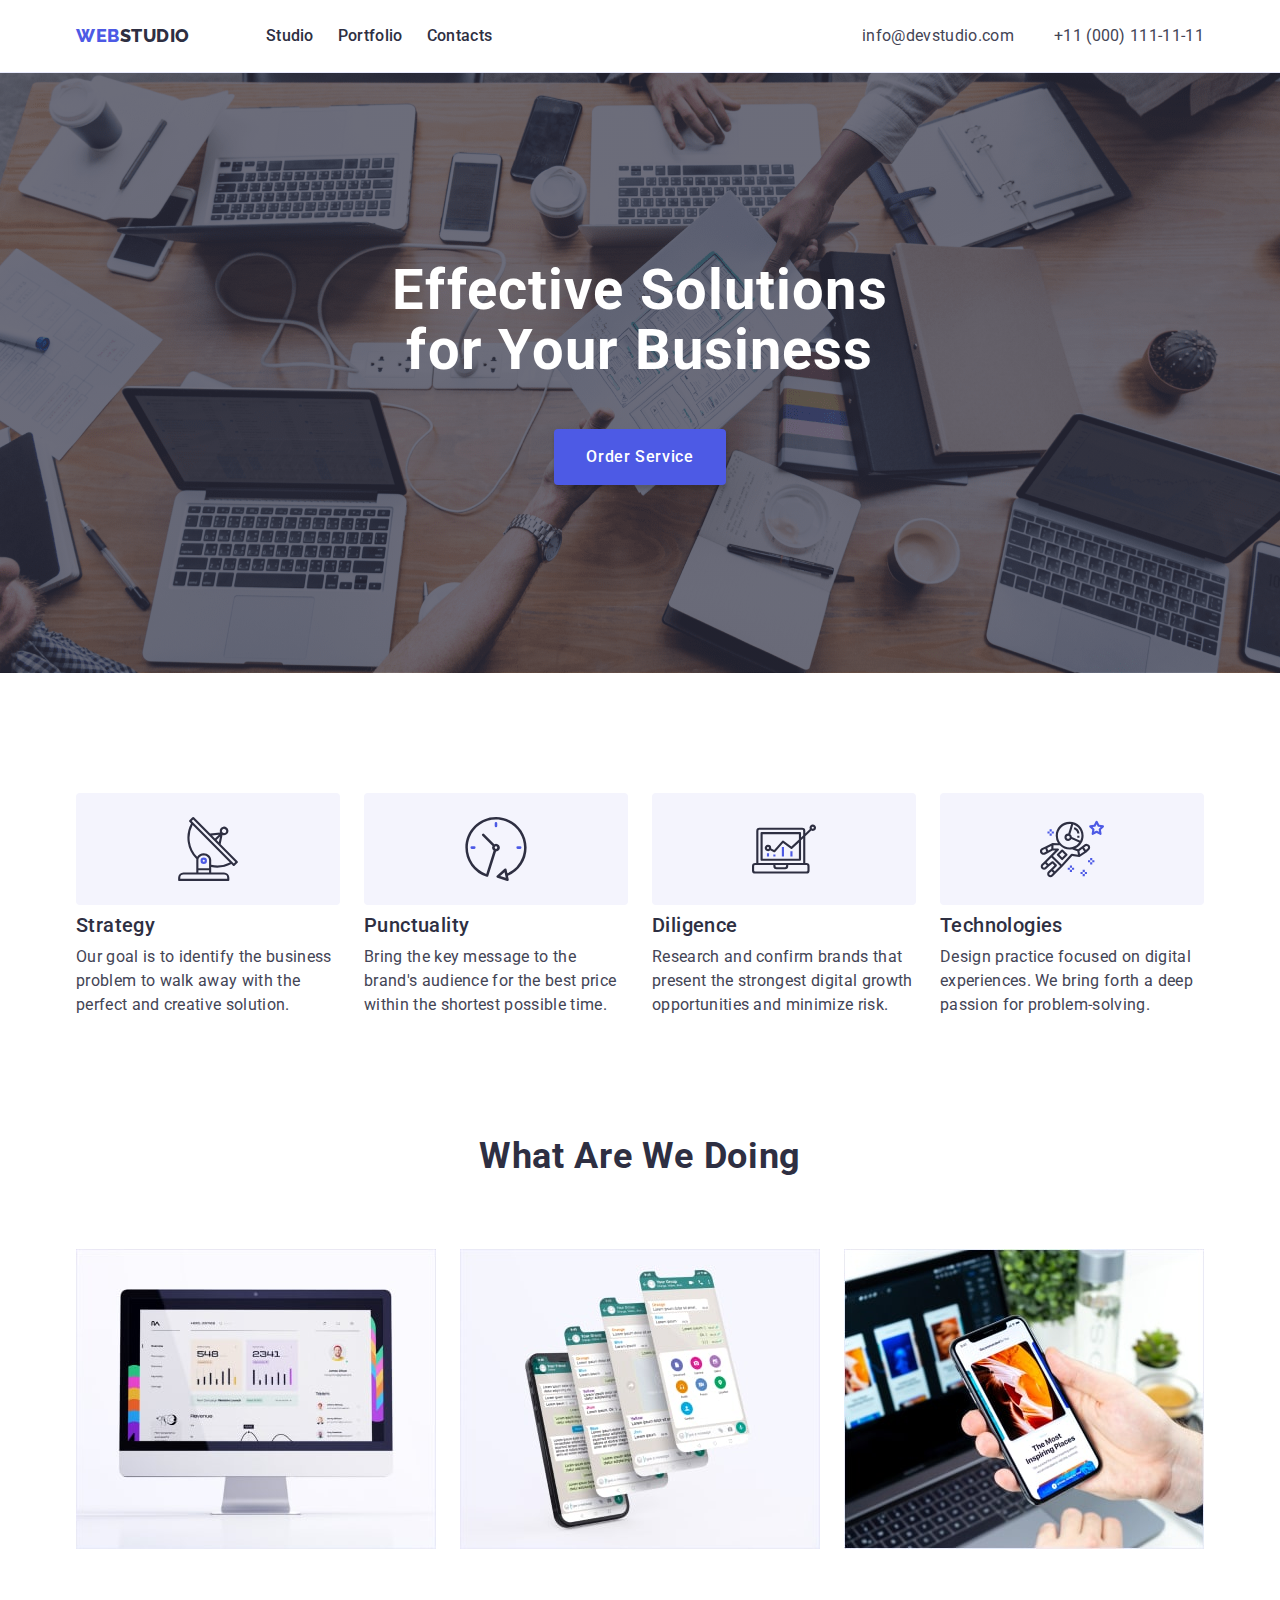
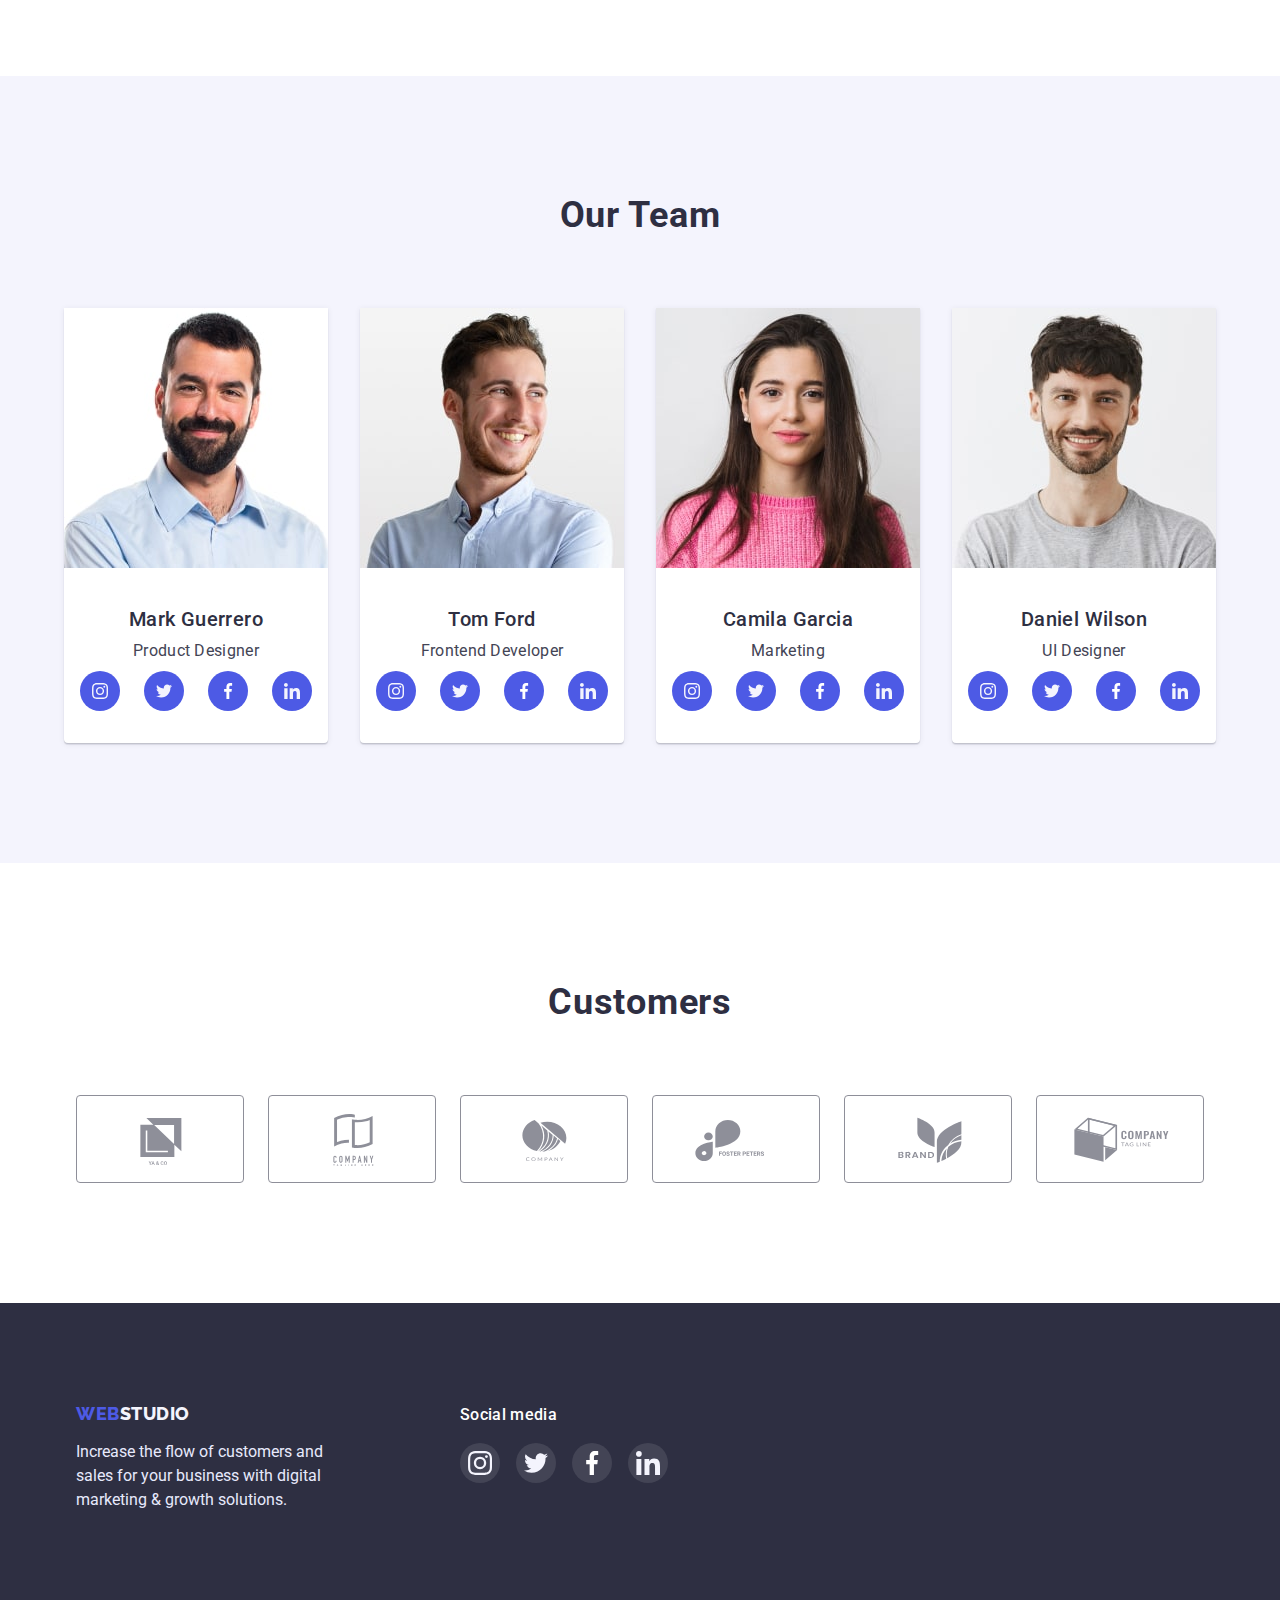
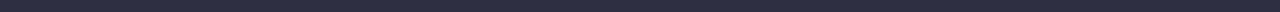
<file: index.html>
<!DOCTYPE html>
<html lang="en">
  <head>
    <meta charset="UTF-8" />
    <meta http-equiv="X-UA-Compatible" content="IE=edge" />
    <meta name="viewport" content="width=device-width, initial-scale=1.0" />
    <title>Document</title>
    <link rel="preconnect" href="https://fonts.googleapis.com" />
    <link rel="preconnect" href="https://fonts.gstatic.com" crossorigin />
    <link
      href="https://fonts.googleapis.com/css2?family=Raleway:wght@800&family=Roboto:wght@400;500;700&display=swap"
      rel="stylesheet"
    />
    <link
      rel="stylesheet"
      href="https://cdnjs.cloudflare.com/ajax/libs/modern-normalize/1.1.0/modern-normalize.min.css"
    />
    <link rel="stylesheet" href="./css/styles.css" />
  </head>
  <body>
    <!--Хедер-->

    <header class="header">
      <div class="container header-container">
        <nav class="header-nav" style="display: flex">
          <a class="header-logo link" href="./index.html">
            Web<span class="half-header-logo">Studio</span></a
          >
          <ul class="header-list list">
            <li class="header-item">
              <a class="header-link link" href="./index.html">Studio</a>
            </li>
            <li class="header-item">
              <a class="header-link link" href="./portfolio.html">Portfolio</a>
            </li>
            <li class="header-item">
              <a class="header-link link" href="">Contacts</a>
            </li>
          </ul>
        </nav>

        <address class="address">
          <ul class="address-list list">
            <li class="address-item">
              <a
                class="address-item-contact link"
                href="mailto:info@devstudio.com"
                >info@devstudio.com</a
              >
            </li>
            <li>
              <a class="address-item-contact link" href="tel:+110001111111"
                >+11 (000) 111-11-11</a
              >
            </li>
          </ul>
        </address>
      </div>
    </header>
    <!-- Головний зміст -->

    <main>
      <!--Секція1-->

      <section class="hero">
        <div class="container">
          <h1 class="hero-title">Effective Solutions for Your Business</h1>
          <button class="hero-btn" type="button">Order Service</button>
        </div>
      </section>

      <!--Секція2-->

      <section class="section">
        <div class="container features-wrap">
          <h2 class="features-title" hidden>Features</h2>

          <ul class="features-list list">
            <li class="features-list-item link">
              <div class="features-list-item-top">
                <div class="features-icon-wrap">
                  <svg width="64" height="64" class="feature-icon">
                    <use href="./images/icons.svg#icon-antenna-1"></use>
                  </svg>
                </div>
              </div>
              <h3 class="features-list-title">Strategy</h3>
              <p class="features-text">
                Our goal is to identify the business problem to walk away with
                the perfect and creative solution.
              </p>
            </li>

            <li class="features-list-item link">
              <div class="features-list-item-top">
                <div class="features-icon-wrap">
                  <svg width="64" height="64" class="feature-icon">
                    <use href="./images/icons.svg#icon-clock-1"></use>
                  </svg>
                </div>
              </div>
              <h3 class="features-list-title">Punctuality</h3>
              <p class="features-text">
                Bring the key message to the brand's audience for the best price
                within the shortest possible time.
              </p>
            </li>
            <li class="features-list-item link">
              <div class="features-list-item-top">
                <div class="features-icon-wrap">
                  <svg width="64" height="64" class="feature-icon">
                    <use href="./images/icons.svg#icon-diagram-1"></use>
                  </svg>
                </div>
              </div>
              <h3 class="features-list-title">Diligence</h3>
              <p class="features-text">
                Research and confirm brands that present the strongest digital
                growth opportunities and minimize risk.
              </p>
            </li>
            <li class="features-list-item link">
              <div class="features-list-item-top">
                <div class="features-icon-wrap">
                  <svg width="64" height="64" class="feature-icon">
                    <use href="./images/icons.svg#icon-astronaut-1"></use>
                  </svg>
                </div>
              </div>
              <h3 class="features-list-title">Technologies</h3>
              <p class="features-text">
                Design practice focused on digital experiences. We bring forth a
                deep passion for problem-solving.
              </p>
            </li>
          </ul>
        </div>
      </section>

      <!-- Секція3-->

      <section class="work section">
        <div class="container work-wrap">
          <h2 class="work-title">What are we doing</h2>
          <ul class="work-list list">
            <li class="work-item">
              <img
                src="./Images/tech-img-1.jpg"
                alt="monitor"
                width="360"
                height="300"
              />
            </li>

            <li class="work-item">
              <img
                src="./Images/tech-img-2.jpg"
                alt="phone_screans"
                width="360"
                height="300"
              />
            </li>

            <li class="work-item">
              <img
                src="./Images/tech-img-3.jpg"
                alt="phone_in_hand "
                width="360"
                height="300"
              />
            </li>
          </ul>
        </div>
      </section>

      <!--Секція4-->

      <section class="team section">
        <div class="container">
          <h2 class="team-title">Our Team</h2>
          <ul class="team-list list">
            <li class="team-member">
              <div class="team-card">
                <img
                  src="./Images/team-img-1.jpg"
                  alt="teammate 1"
                  width="264"
                  height="260"
                />
                <div class="team-card-info">
                  <h3 class="team-member-name">Mark Guerrero</h3>
                  <p class="team-member-prof">Product Designer</p>
                  <ul class="team-soc-list list">
                    <li class="team-soc-item">
                      <a href="" class="team-soc-link link">
                        <svg width="16" height="16" class="team-soc-icon">
                          <use href="./images/icons.svg#icon-instagram-2"></use>
                        </svg>
                      </a>
                    </li>
                    <li class="team-soc-item">
                      <a href="" class="team-soc-link link">
                        <svg width="16" height="16" class="team-soc-icon">
                          <use href="./images/icons.svg#icon-twitter-1"></use>
                        </svg>
                      </a>
                    </li>
                    <li class="team-soc-item">
                      <a href="" class="team-soc-link link">
                        <svg width="16" height="16" class="team-soc-icon">
                          <use href="./images/icons.svg#icon-facebook-1"></use>
                        </svg>
                      </a>
                    </li>
                    <li class="team-soc-item">
                      <a href="" class="team-soc-link link">
                        <svg width="16" height="16" class="team-soc-icon">
                          <use href="./images/icons.svg#icon-linkedin-1"></use>
                        </svg>
                      </a>
                    </li>
                  </ul>
                </div>
              </div>
            </li>
            <li class="team-member">
              <div class="team-card">
                <img
                  src="./Images/team-img-2.jpg"
                  alt="teammate 2"
                  width="264"
                  height="260"
                />
                <div class="team-card-info">
                  <h3 class="team-member-name">Tom Ford</h3>
                  <p class="team-member-prof">Frontend Developer</p>
                  <ul class="team-soc-list list">
                    <li class="team-soc-item">
                      <a href="" class="team-soc-link link">
                        <svg width="16" height="16" class="team-soc-icon">
                          <use href="./images/icons.svg#icon-instagram-2"></use>
                        </svg>
                      </a>
                    </li>
                    <li class="team-soc-item">
                      <a href="" class="team-soc-link link">
                        <svg width="16" height="16" class="team-soc-icon">
                          <use href="./images/icons.svg#icon-twitter-1"></use>
                        </svg>
                      </a>
                    </li>
                    <li class="team-soc-item">
                      <a href="" class="team-soc-link link">
                        <svg width="16" height="16" class="team-soc-icon">
                          <use href="./images/icons.svg#icon-facebook-1"></use>
                        </svg>
                      </a>
                    </li>
                    <li class="team-soc-item">
                      <a href="" class="team-soc-link link">
                        <svg width="16" height="16" class="team-soc-icon">
                          <use href="./images/icons.svg#icon-linkedin-1"></use>
                        </svg>
                      </a>
                    </li>
                  </ul>
                </div>
              </div>
            </li>
            <li class="team-member">
              <div class="team-card">
                <img
                  src="./Images/team-img-3.jpg"
                  alt="teammate 3"
                  width="264"
                  height="260"
                />
                <div class="team-card-info">
                  <h3 class="team-member-name">Camila Garcia</h3>
                  <p class="team-member-prof">Marketing</p>
                  <ul class="team-soc-list list">
                    <li class="team-soc-item">
                      <a href="" class="team-soc-link link">
                        <svg width="16" height="16" class="team-soc-icon">
                          <use href="./images/icons.svg#icon-instagram-2"></use>
                        </svg>
                      </a>
                    </li>
                    <li class="team-soc-item">
                      <a href="" class="team-soc-link link">
                        <svg width="16" height="16" class="team-soc-icon">
                          <use href="./images/icons.svg#icon-twitter-1"></use>
                        </svg>
                      </a>
                    </li>
                    <li class="team-soc-item">
                      <a href="" class="team-soc-link link">
                        <svg width="16" height="16" class="team-soc-icon">
                          <use href="./images/icons.svg#icon-facebook-1"></use>
                        </svg>
                      </a>
                    </li>
                    <li class="team-soc-item">
                      <a href="" class="team-soc-link link">
                        <svg width="16" height="16" class="team-soc-icon">
                          <use href="./images/icons.svg#icon-linkedin-1"></use>
                        </svg>
                      </a>
                    </li>
                  </ul>
                </div>
              </div>
            </li>
            <li class="team-member">
              <div class="team-card">
                <img
                  src="./Images/team-img-4.jpg"
                  alt="teammate 4"
                  width="264"
                  height="260"
                />
                <div class="team-card-info">
                  <h3 class="team-member-name">Daniel Wilson</h3>
                  <p class="team-member-prof">UI Designer</p>

                  <ul class="team-soc-list list">
                    <li class="team-soc-item">
                      <a href="" class="team-soc-link link">
                        <svg width="16" height="16" class="team-soc-icon">
                          <use href="./images/icons.svg#icon-instagram-2"></use>
                        </svg>
                      </a>
                    </li>
                    <li class="team-soc-item">
                      <a href="" class="team-soc-link link">
                        <svg width="16" height="16" class="team-soc-icon">
                          <use href="./images/icons.svg#icon-twitter-1"></use>
                        </svg>
                      </a>
                    </li>
                    <li class="team-soc-item">
                      <a href="" class="team-soc-link link">
                        <svg width="16" height="16" class="team-soc-icon">
                          <use href="./images/icons.svg#icon-facebook-1"></use>
                        </svg>
                      </a>
                    </li>
                    <li class="team-soc-item">
                      <a href="" class="team-soc-link link">
                        <svg width="16" height="16" class="team-soc-icon">
                          <use href="./images/icons.svg#icon-linkedin-1"></use>
                        </svg>
                      </a>
                    </li>
                  </ul>
                </div>
              </div>
            </li>
          </ul>
        </div>
      </section>

      <!--Секція5  -->

      <section class="customers section">
        <div class="container">
          <h2 class="customers-title">Customers</h2>
          <ul class="customers-list list">
            <li class="customers-list-item">
              <a class="customers-link link" href="">
                <svg width="104" height="56" class="customers-icon">
                  <use href="./images/icons.svg#icon-logo-customers-1"></use>
                </svg>
              </a>
            </li>
            <li class="customers-list-item">
              <a class="customers-link link" href="">
                <svg width="104" height="56" class="customers-icon">
                  <use href="./images/icons.svg#icon-logo-customers-2"></use>
                </svg>
              </a>
            </li>
            <li class="customers-list-item">
              <a class="customers-link link" href="">
                <svg width="104" height="56" class="customers-icon">
                  <use href="./images/icons.svg#icon-logo-customers-3"></use>
                </svg>
              </a>
            </li>
            <li class="customers-list-item">
              <a class="customers-link link" href="">
                <svg width="104" height="56" class="customers-icon">
                  <use href="./images/icons.svg#icon-logo-customers-4"></use>
                </svg>
              </a>
            </li>
            <li class="customers-list-item">
              <a class="customers-link link" href="">
                <svg width="104" height="56" class="customers-icon">
                  <use href="./images/icons.svg#icon-logo-customers-5"></use>
                </svg>
              </a>
            </li>
            <li class="customers-list-item">
              <a class="customers-link link" href="">
                <svg width="104" height="56" class="customers-icon">
                  <use href="./images/icons.svg#icon-logo-customers-6"></use>
                </svg>
              </a>
            </li>
          </ul>
        </div>
      </section>
    </main>

    <!-- Футер -->

    <footer class="footer section">
      <div class="container">
        <div class="footer-wrap">
          <a class="footer-logo link" href="./index.html">
            Web<span class="half-footer-logo">Studio</span></a
          >
          <p class="footer-text">
            Increase the flow of customers and sales for your business with
            digital marketing & growth solutions.
          </p>
        </div>
        <div class="footer-soc-wrap">
          <h3 class="footer-title">Social media</h3>
          <ul class="footer-list list">
            <li class="footer-list-item">
              <a class="footer-soc link" href="">
                <svg width="24" height="24" class="footer-soc-icon">
                  <use href="./images/icons.svg#icon-instagram-2"></use>
                </svg>
              </a>
            </li>
            <li class="footer-list-item">
              <a class="footer-soc link" href="">
                <svg width="24" height="24" class="footer-soc-icon">
                  <use href="./images/icons.svg#icon-twitter-1"></use>
                </svg>
              </a>
            </li>
            <li class="footer-list-item">
              <a class="footer-soc link" href="">
                <svg width="24" height="24" class="footer-soc-icon">
                  <use href="./images/icons.svg#icon-facebook-1"></use>
                </svg>
              </a>
            </li>
            <li class="footer-list-item">
              <a class="footer-soc link" href="">
                <svg width="24" height="24" class="footer-soc-icon">
                  <use href="./images/icons.svg#icon-linkedin-1"></use>
                </svg>
              </a>
            </li>
          </ul>
        </div>
      </div>
    </footer>
  </body>
</html>
</file>
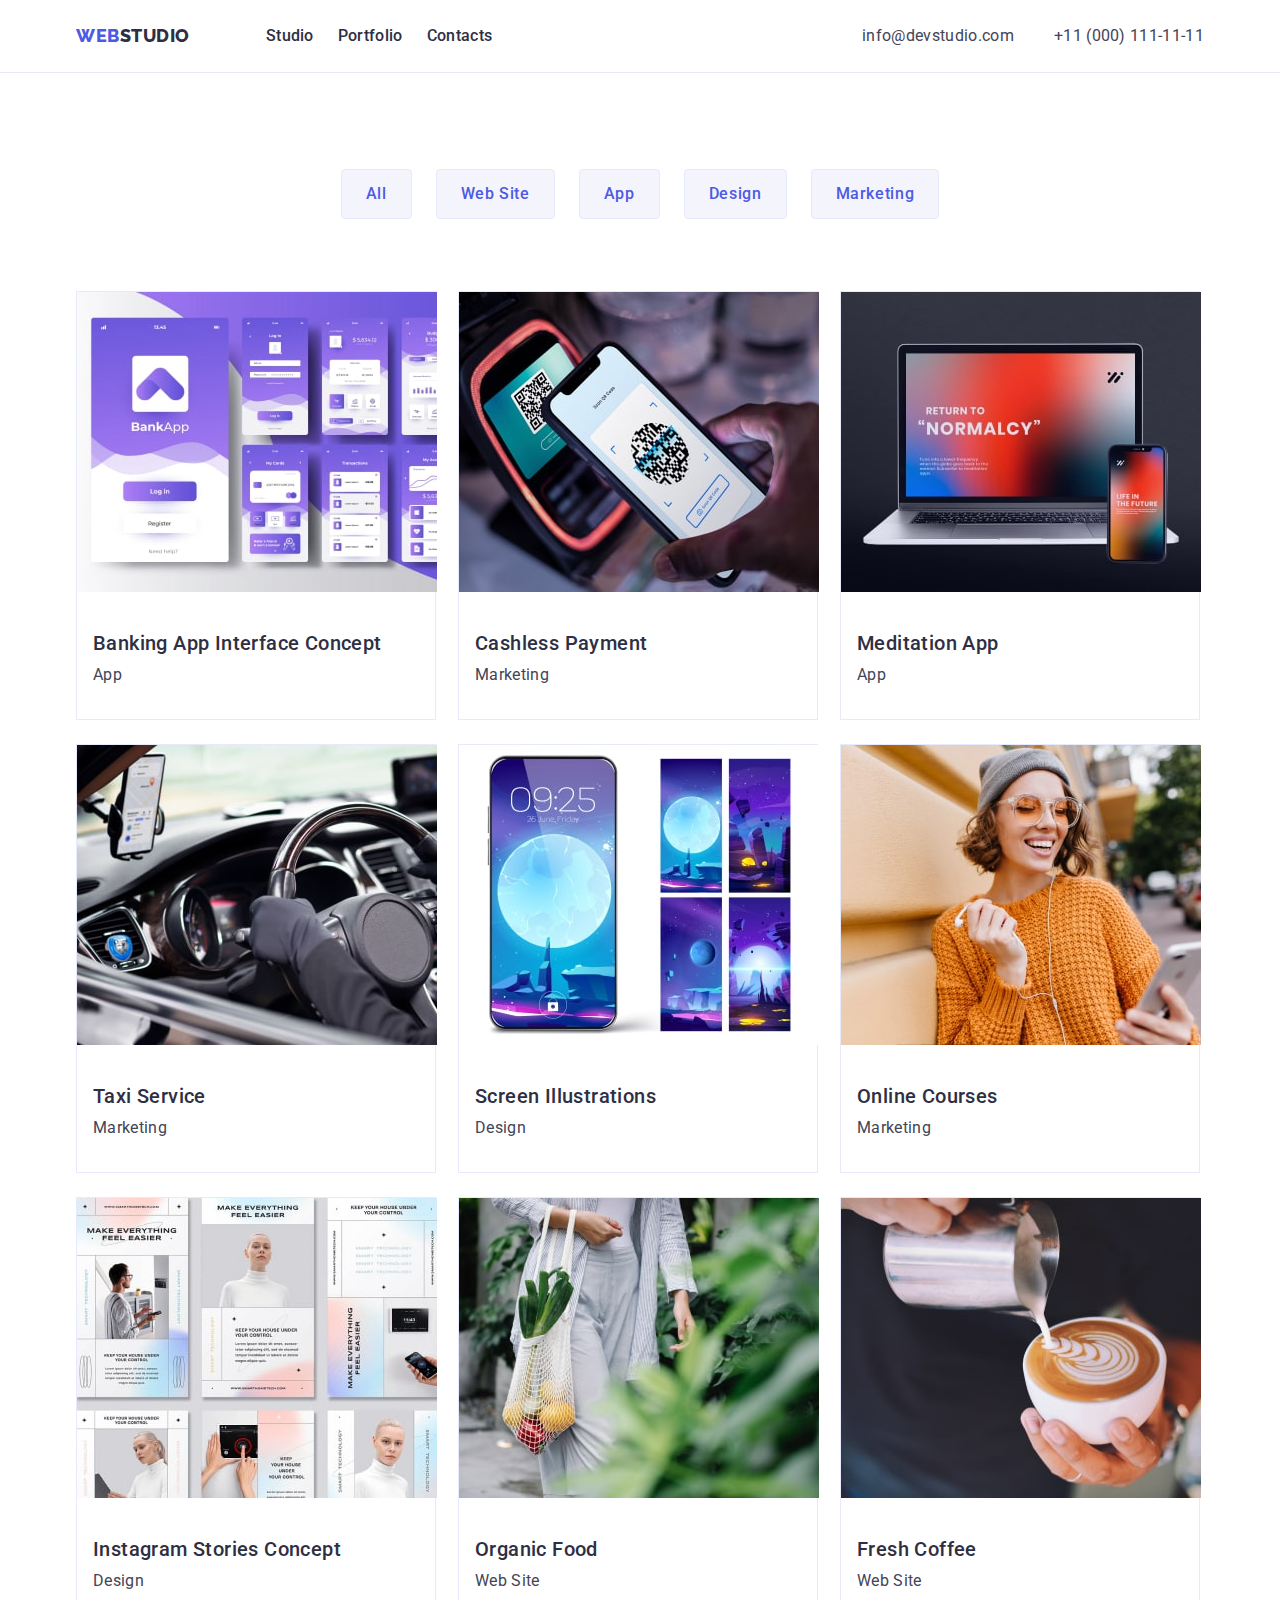
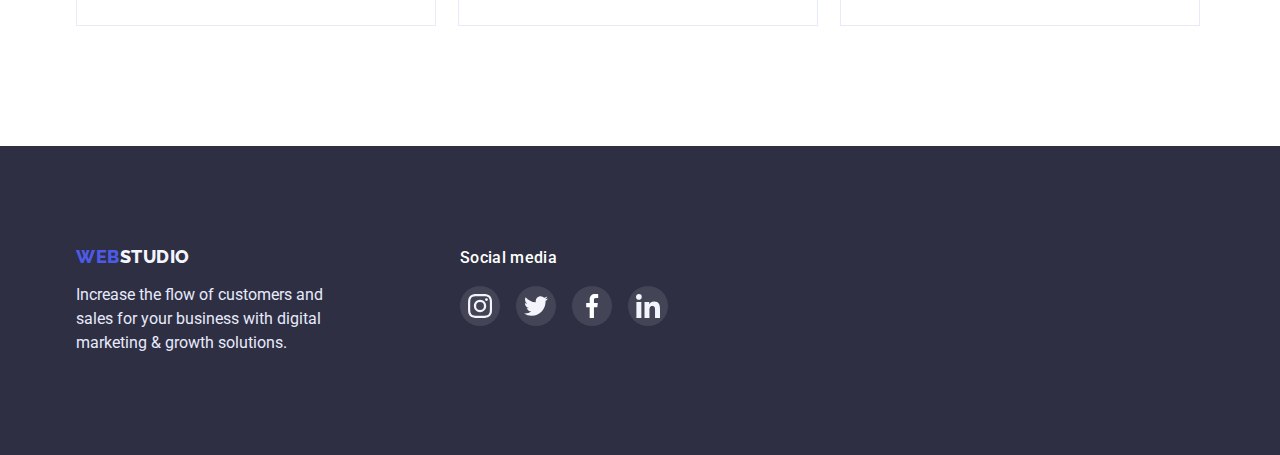
<file: portfolio.html>
<!DOCTYPE html>
<html lang="en">
  <head>
    <meta charset="UTF-8" />
    <meta http-equiv="X-UA-Compatible" content="IE=edge" />
    <meta name="viewport" content="width=device-width, initial-scale=1.0" />
    <title>Document</title>
    <link rel="preconnect" href="https://fonts.googleapis.com" />
    <link rel="preconnect" href="https://fonts.gstatic.com" crossorigin />
    <link
      href="https://fonts.googleapis.com/css2?family=Raleway:wght@800&family=Roboto:wght@400;500;700;900&display=swap"
      rel="stylesheet"
    />
    <link
      rel="stylesheet"
      href="https://cdnjs.cloudflare.com/ajax/libs/modern-normalize/1.1.0/modern-normalize.min.css"
    />
    <link rel="stylesheet" href="./css/styles.css" />
  </head>
  <body>
    
    <!--Хедер-->
   

    <header class="header">
      <div class="container header-container">
        <nav class="header-nav" style="display: flex">
          <a class="header-logo link" href="./index.html">
            Web<span class="half-header-logo">Studio</span></a
          >
          <ul class="header-list list">
            <li class="header-item">
              <a class="header-link link" href="./index.html">Studio</a>
            </li>
            <li class="header-item">
              <a class="header-link link" href="./portfolio.html">Portfolio</a>
            </li>
            <li class="header-item">
              <a class="header-link link" href="">Contacts</a>
            </li>
          </ul>
        </nav>

        <address class="address">
          <ul class="address-list list">
            <li class="address-item">
              <a
                class="address-item-contact link"
                href="mailto:info@devstudio.com"
                >info@devstudio.com</a
              >
            </li>
            <li>
              <a class="address-item-contact link" href="tel:+110001111111"
                >+11 (000) 111-11-11</a
              >
            </li>
          </ul>
        </address>
      </div>
    </header>
      <!-- Головний зміст -->

      <main>

        <!-- Hero -->

        <section class="portfolio section">
          <div class="container">
            <h1 class="filters-title" hidden>scrolls</h1>
            <ul class="filters-list list">
             <li class="filters-item">
              <button type="button" class="filter-btn">All</button>
             </li>
             <li class="filters-item">
              <button type="button" class="filter-btn">Web Site</button>
             </li>
             <li class="filters-item">
              <button type="button" class="filter-btn">App</button>
               </li>
              <li class="filters-item">
               <button type="button" class="filter-btn">Design</button>
              </li>
              <li class="filters-item">
              <button type="button" class="filter-btn">Marketing</button>
              </li>
             </ul>

              <!-- Examples -->

             <ul class="examples-list list">
             <li class="examples-item">
              <a class="examples-item-link link" href="">
                <img
                  src="./images/feature-1.jpg"
                  alt="banking_app"
                  width="360"
                  height="300"
                />
                <div class="examples-item-info">
                <h2 class="examples-item-title">
                  Banking App Interface Concept
                </h2>
                <p class="examples-item-text">App</p>
                </div>
              </a>
             </li>
             <li class="examples-item">
              <a class="examples-item-link link" href="">
                <img
                  src="./images/feature-2.jpg"
                  alt="cashless_payment"
                  width="360"
                  height="300"
                />
                <div class="examples-item-info">
                <h2 class="examples-item-title">Cashless Payment</h2>
                <p class="examples-item-text">Marketing</p>
                </div>
              </a>
             </li>
            
             

             <li class="examples-item">
              <a class="examples-item-link link" href="">
                <img
                  src="./images/feature-3.jpg"
                  alt="desktop_phone_with_app"
                  width="360"
                  height="300"
                />
                <div class="examples-item-info">
                <h2 class="examples-item-title">Meditation App</h2>
                <p class="examples-item-text">App</p>
                </div>
              </a>
             </li>
           
            
             <li class="examples-item">
              <a class="examples-item-link link" href="">
                <img
                  src="./images/feature-4.jpg"
                  alt="app_for_taxi"
                  width="360"
                  height="300"
                />
                <div class="examples-item-info">
                <h2 class="examples-item-title">Taxi Service</h2>
                <p class="examples-item-text">Marketing</p>
                </div>
              </a>
             </li>
            
             
             <li class="examples-item">
              <a class="examples-item-link link" href="">
                <img
                  src="./images/feature-5.jpg"
                  alt="screen_illustrations"
                  width="360"
                  height="300"
                />
                <div class="examples-item-info">
                <h2 class="examples-item-title">Screen Illustrations</h2>
                <p class="examples-item-text">Design</p>
                </div>
              </a>
             </li>
            
             
             <li class="examples-item">
              <a class="examples-item-link link" href="">
                <img
                  src="./images/feature-6.jpg"
                  alt="girl_with_headphones"
                  width="360"
                  height="300"
                />
                <div class="examples-item-info">
                <h2 class="examples-item-title">Online Courses</h2>
                <p class="examples-item-text">Marketing</p>
                </div>
              </a>
             </li>
           
             
             <li class="examples-item">
              <a class="examples-item-link link" href="">
                <img
                  src="./images/feature-7.jpg"
                  alt="instagram_stories_examples"
                  width="360"
                  height="300"
                />
                <div class="examples-item-info">
                <h2 class="examples-item-title">Instagram Stories Concept</h2>
                <p class="examples-item-text">Design</p>
                </div>
              </a>
             </li>
           
             
             <li class="examples-item">
              <a class="examples-item-link link" href="">
                <img
                  src="./images/feature-8.jpg"
                  alt="woman_carrying_vegetables"
                  width="360"
                  height="300"
                />
                <div class="examples-item-info">
                <h2 class="examples-item-title">Organic Food</h2>
                <p class="examples-item-text">Web Site</p>
                </div>
              </a>
              </li>
           
             
              <li class="examples-item">
              <a class="examples-item-link link" href="">
                <img
                  src="./images/feature-9.jpg"
                  alt="pouring_crean_into_coffee"
                  width="360"
                  height="300"
                />
                <div class="examples-item-info">
                <h2 class="examples-item-title">Fresh Coffee</h2>
                <p class="examples-item-text">Web Site</p>
                </div>
              </a>
              </li>
             </ul>
            </div>
        </section>
      </main>

      <!-- Футер -->

      <footer class="footer section">
      <div class="container">
        <div class="footer-wrap">
          <a class="footer-logo link" href="./index.html">
            Web<span class="half-footer-logo">Studio</span></a
          >
          <p class="footer-text">
            Increase the flow of customers and sales for your business with
            digital marketing & growth solutions.
          </p>
        </div>
        <div class="footer-soc-wrap">
          <h3 class="footer-title">Social media</h3>
          <ul class="footer-list list">
            <li class="footer-list-item">
              <a class="footer-soc link" href="">
                <svg width="24" height="24" class="footer-soc-icon">
                  <use href="./images/icons.svg#icon-instagram-2"></use>
                </svg>
              </a>
            </li>
            <li class="footer-list-item">
              <a class="footer-soc link" href="">
                <svg width="24" height="24" class="footer-soc-icon">
                  <use href="./images/icons.svg#icon-twitter-1"></use>
                </svg>
              </a>
            </li>
            <li class="footer-list-item">
              <a class="footer-soc link" href="">
                <svg width="24" height="24" class="footer-soc-icon">
                  <use href="./images/icons.svg#icon-facebook-1"></use>
                </svg>
              </a>
            </li>
            <li class="footer-list-item">
              <a class="footer-soc link" href="">
                <svg width="24" height="24" class="footer-soc-icon">
                  <use href="./images/icons.svg#icon-linkedin-1"></use>
                </svg>
              </a>
            </li>
          </ul>
        </div>
      </div>
    </footer>
    </div>
  </body>
</html>
</file>
<file: css/styles.css>
html {
  box-sizing: border-box;
}
*,
*::before,
::after {
  box-sizing: inherit;
}
p,
h1,
h2,
h3,
h4,
h5,
h6 {
  margin: 0;
}
ul {
  padding: 0;
  margin: 0;
}
:root {
  --brand-color-light: #4d5ae5;
  --main-btn-color: #4d5ae5;
  --second-btn-color: #ffffff;
  --main-background-color: #f4f4fd;
  --second-background-color: #404bbf;
  --gap: 24px;
}

body {
  font-family: "Roboto", sans-serif;
  font-style: normal;
  font-weight: 400;
  font-size: 16px;
  line-height: 1.5;
  color: #434455;
}

.section {
  padding-top: 120px;
  padding-bottom: 120px;
}

.container {
  box-sizing: border-box;
  display: flex;
  width: 1158px;
  padding: 0 15px;
  margin: 0 auto;
}

.link {
  text-decoration: none;
  font-style: inherit;
  color: #434455;
}

.list {
  list-style: none;
}

.img {
  display: block;
  max-width: 100%;
  height: auto;
}
.button {
  cursor: pointer;
}

/**------------- HEADER------------ */

.header {
  border-bottom: 1px solid #e7e9fc;
}

.container.header-container {
  display: flex;
  align-items: center;
}

.header-logo {
  color: var(--brand-color-light);
  font-family: "Raleway", sans-serif;
  font-style: normal;
  font-weight: 800;
  font-size: 18px;
  line-height: 1.17;
  letter-spacing: 0.03em;
  text-transform: uppercase;
  display: flex;
  align-items: center;
  margin-right: 76px;
}

.half-header-logo {
  font-family: "Raleway", sans-serif;
  font-style: normal;
  font-weight: 800;
  font-size: 18px;
  line-height: 1.17;
  display: flex;
  align-items: center;
  letter-spacing: 0.03em;
  text-transform: uppercase;
  color: #2e2f42;
}

.header-link {
  font-weight: 500;
  font-size: 16px;
  line-height: 1.5;
  letter-spacing: 0.02em;
  color: #2e2f42;
  padding-top: 24px;
  padding-bottom: 24px;
}

.header-link:is(:hover, :focus) {
  color: #404bbf;
}

.header-list.list {
  display: flex;
  gap: 24px;
}

.address {
  font-style: normal;
  margin-left: auto;
}

.address-list {
  display: flex;
  padding-top: 24px;
  padding-bottom: 24px;
}

.address-item {
  display: block;
}

.address-item-contact:is(:hover, :focus) {
  color: #404bbf;
}

.address-item-contact {
  text-decoration: none;
  font-family: inherit;
  font-style: normal;
  font-weight: 400;
  font-size: 16px;
  line-height: 1.5;
  letter-spacing: 0.02em;
  color: #434455;
  margin-left: 40px;
}

/**------------- HERO------------ */
.hero {
  background-color: #2e2f42;
  background-image: linear-gradient(
      rgba(46, 47, 66, 0.7),
      rgba(46, 47, 66, 0.7)
    ),
    url(../images/hero-bg-pic.png);
  background-repeat: no-repeat;
  background-position: center;
  background-size: cover;
  text-align: center;
  padding-top: 188px;
  padding-bottom: 188px;
  min-width: 1158px;
  max-width: 1440px;
  margin: 0 auto;
}

.hero > .container {
  flex-direction: column;
}

.hero-title {
  max-width: 496px;
  font-size: 56px;
  line-height: 1.07;
  letter-spacing: 0.02em;
  color: #ffffff;
  margin-bottom: 48px;
  margin-left: auto;
  margin-right: auto;
}

.hero-btn {
  background-color: #4d5ae5;
  box-shadow: 0px 4px 4px rgba(0, 0, 0, 0.15);
  border-radius: 4px;
  font-family: inherit;
  font-weight: 500;
  font-size: 16px;
  line-height: 1.5;
  letter-spacing: 0.04em;
  color: #ffffff;
  cursor: pointer;
  border: none;
  display: block;
  margin: auto;
  padding: 16px 32px;
}
.hero-btn:is(:hover, :focus) {
  background-color: var(--second-background-color);
}

/**------------- FEATURES------------ */

.features-title,
.scrolls-title {
  visibility: hidden;
}
.features-list {
  display: flex;
  flex-basis: calc((1005-3 * 24px) / 4);
  gap: 24px;
}

.features-list-item {
  width: calc((100%-24px * 3) / 4);
}

.features-list-title {
  font-weight: 500;
  font-size: 20px;
  line-height: 1.2;
  letter-spacing: 0.02em;
  color: #2e2f42;
  margin-bottom: 8px;
}

.features-text {
  letter-spacing: 0.02em;
}

.features-list-item-top {
  background-color: #f4f4fd;
  border-radius: 4px;
  padding: 24px 100px;
  margin-bottom: 8px;
}

.features-icon-wrap {
  width: 64px;
  height: 64px;
  margin-left: auto;
  margin-right: auto;
}

.feature-icon {
  width: 100%;
  height: 100%;
}

/**------------- WORK------------ */

.work {
  padding-top: 0;
}

.work-wrap {
  display: flex;
  flex-direction: column;
}

.work-item {
  flex-wrap: wrap;
  gap: 24px;
  flex-basis: calc((100%-48px) / 3);
}

.work-title {
  font-weight: 700;
  font-size: 36px;
  line-height: 1.11;
  text-align: center;
  letter-spacing: 0.02em;
  text-transform: capitalize;
  color: #2e2f42;
  margin-bottom: 72px;
}

.work-list {
  display: flex;
  flex-basis: calc((100%-2 * 24px) / 3);
  gap: 24px;
}

/**------------- TEAM------------ */

.team {
  background-color: #f4f4fd;
  padding-top: 120px;
  padding-bottom: 120px;
}

.team.section > .container {
  flex-direction: column;
  align-items: center;
}

.team-card-info {
  padding-top: 32px;
  padding-bottom: 32px;
}

.team-title {
  font-weight: 700;
  font-size: 36px;
  line-height: 1.11;
  text-align: center;
  letter-spacing: 0.02em;
  text-transform: capitalize;
  color: #2e2f42;
  margin-bottom: 72px;
}

.team-list {
  display: flex;
  gap: 32px;
}

.team-card {
  max-width: 264px;
}

.team-member {
  max-width: 360px;
  background: #ffffff;
  box-shadow: 0px 1px 6px rgba(46, 47, 66, 0.08),
    0px 1px 1px rgba(46, 47, 66, 0.16), 0px 2px 1px rgba(46, 47, 66, 0.08);
  border-radius: 0px 0px 4px 4px;
}

.team-member-name {
  font-weight: 500;
  font-size: 20px;
  line-height: 1.2;
  letter-spacing: 0.02em;
  color: #2e2f42;
  text-align: center;
  margin-bottom: 8px;
}

.team-member-prof {
  letter-spacing: 0.02em;
  text-align: center;
}
.team-soc-list {
  display: flex;
  justify-content: center;
  margin-top: 8px;
  gap: 24px;
}

.team-soc-item {
  width: 40px;
  height: 40px;
}

.team-soc-link {
  width: 100%;
  height: 100%;
  border-radius: 50%;
  background-color: #4d5ae5;
  display: flex;
  align-items: center;
  justify-content: center;
}
.team-soc-link:is(:hover, :focus) {
  background-color: #404bbf;
}

.team-soc-icon {
  fill: #ffffff;
}

/**-------------CUSTOMERS----------*/

.customers.section .container {
  display: flex;
  flex-direction: column;
  justify-content: center;
}

.customers-title {
  font-weight: 700;
  font-size: 36px;
  line-height: 1.11;
  text-align: center;
  letter-spacing: 0.02em;
  text-transform: capitalize;
  color: #2e2f42;
  margin-bottom: 72px;
}

.customers-list {
  display: flex;
  gap: 24px;
}

.customers-list-item {
  width: 168px;
  height: 88px;
  gap: 24px;
}

.customers-link {
  width: 100%;
  height: 100%;
  display: flex;
  align-items: center;
  justify-content: center;
  color: #8e8f99;
  border: 1px solid #8e8f99;
  border-radius: 4px;
}

.customers-icon {
fill: currentColor;
}

.customers-link:is(:hover, :focus) .customers-icon {
  fill: #404bbf;
}
.customers-link:is(:hover, :focus) {
  border-color: #404bbf;
}

/**------------- FOOTER------------ */

.footer.section {
  background-color: #2e2f42;
  justify-content: flex-start;
  padding-top: 100px;
  padding-bottom: 100px;
}

.footer.section .container {
  flex-wrap: wrap;
}
.footer-wrap {
  display: flex;
  flex-direction: column;
}

.footer-logo {
  color: var(--brand-color-light);
  font-family: "Raleway", sans-serif;
  font-style: normal;
  font-weight: 800;
  font-size: 18px;
  line-height: 1.17;
  display: flex;
  align-items: center;
  letter-spacing: 0.03em;
  text-transform: uppercase;
  color: #4d5ae5;
}

.half-footer-logo {
  font-family: "Raleway", sans-serif;
  font-style: normal;
  font-weight: 800;
  font-size: 18px;
  line-height: 1.17;
  display: flex;
  align-items: center;
  letter-spacing: 0.03em;
  text-transform: uppercase;
  color: #f4f4fd;
}

.footer-text {
  color: #e7e9fc;
  margin-top: 16px;
  max-width: 264px;
}
.footer-soc-wrap {
  width: 208px;
  margin-left: 120px;
}
.footer-title {
  font-style: normal;
  font-weight: 500;
  font-size: 16px;
  line-height: 1.5;
  letter-spacing: 0.02em;
  color: #ffffff;
  margin-bottom: 16px;
}

.footer-list {
  display: flex;
  gap: 16px;
}

.footer-list-item {
  width: 40px;
  height: 40px;
}
.footer-soc {
  width: 100%;
  height: 100%;
  border-radius: 50%;
  display: flex;
  align-items: center;
  justify-content: center;
  background-color: rgba(255, 255, 255, 0.1);
}
.footer-soc:is(:hover, :focus) {
  background-color: #31d0aa;
}

.footer-soc-icon {
  fill: #ffffff;
}

/**--------------ПОРТФОЛИО-----------*/
.portfolio {
  padding-top: 96px;
}
.portfolio .container {
  flex-direction: column;
}

/**------------- SCROLLS------------ */

.filters {
  background-color: #ffffff;
}

.filters-list.list {
  display: flex;
  justify-content: center;
  gap: 24px;
  margin: 0 auto 72px;
}

.filter-btn {
  color: var(--main-btn-color);
  background-color: var(--main-background-color);
  font-family: inherit;
  font-style: normal;
  font-weight: 500;
  font-size: 16px;
  line-height: 1.5;
  display: flex;
  align-items: center;
  text-align: center;
  letter-spacing: 0.04em;
  cursor: pointer;
  border: 1px solid #e7e9fc;
  border-radius: 4px;
  padding: 12px 24px;
}

.filter-btn:is(:hover, :focus) {
  color: var(--second-btn-color);
  background-color: var(--second-background-color);
  box-shadow: 0px 3px 1px rgba(0, 0, 0, 0.1), 0px 2px 1px rgba(0, 0, 0, 0.08),
    0px 2px 2px rgba(0, 0, 0, 0.12);
}

/**-------Examples---------*/

.examples {
  max-width: 1158px;
  padding-left: 15px;
  padding-right: 15px;
}

.examples-list.list {
  display: flex;
  flex-wrap: wrap;
  gap: 24px 22px;
  flex-basis: calc((100%-48px) / 3);
}

.examples-item {
  max-width: 360px;
  background: #ffffff;
  border: 1px solid #e7e9fc;
}

.examples-item:hover {
  box-shadow: 0px 1px 6px rgba(46, 47, 66, 0.08),
    0px 1px 1px rgba(46, 47, 66, 0.16), 0px 2px 1px rgba(46, 47, 66, 0.08);
}

.examples-item-info {
  padding: 32px 0 32px 16px;
}

.examples-item-title {
  font-weight: 500;
  font-size: 20px;
  line-height: 1.2;
  letter-spacing: 0.02em;
  color: #2e2f42;
  margin-bottom: 8px;
}
.examples-item-text {
  letter-spacing: 0.02em;
}

/* fill="#8e8f99"
" style="fill:var(--color1, #8e8f99)"
</file>
